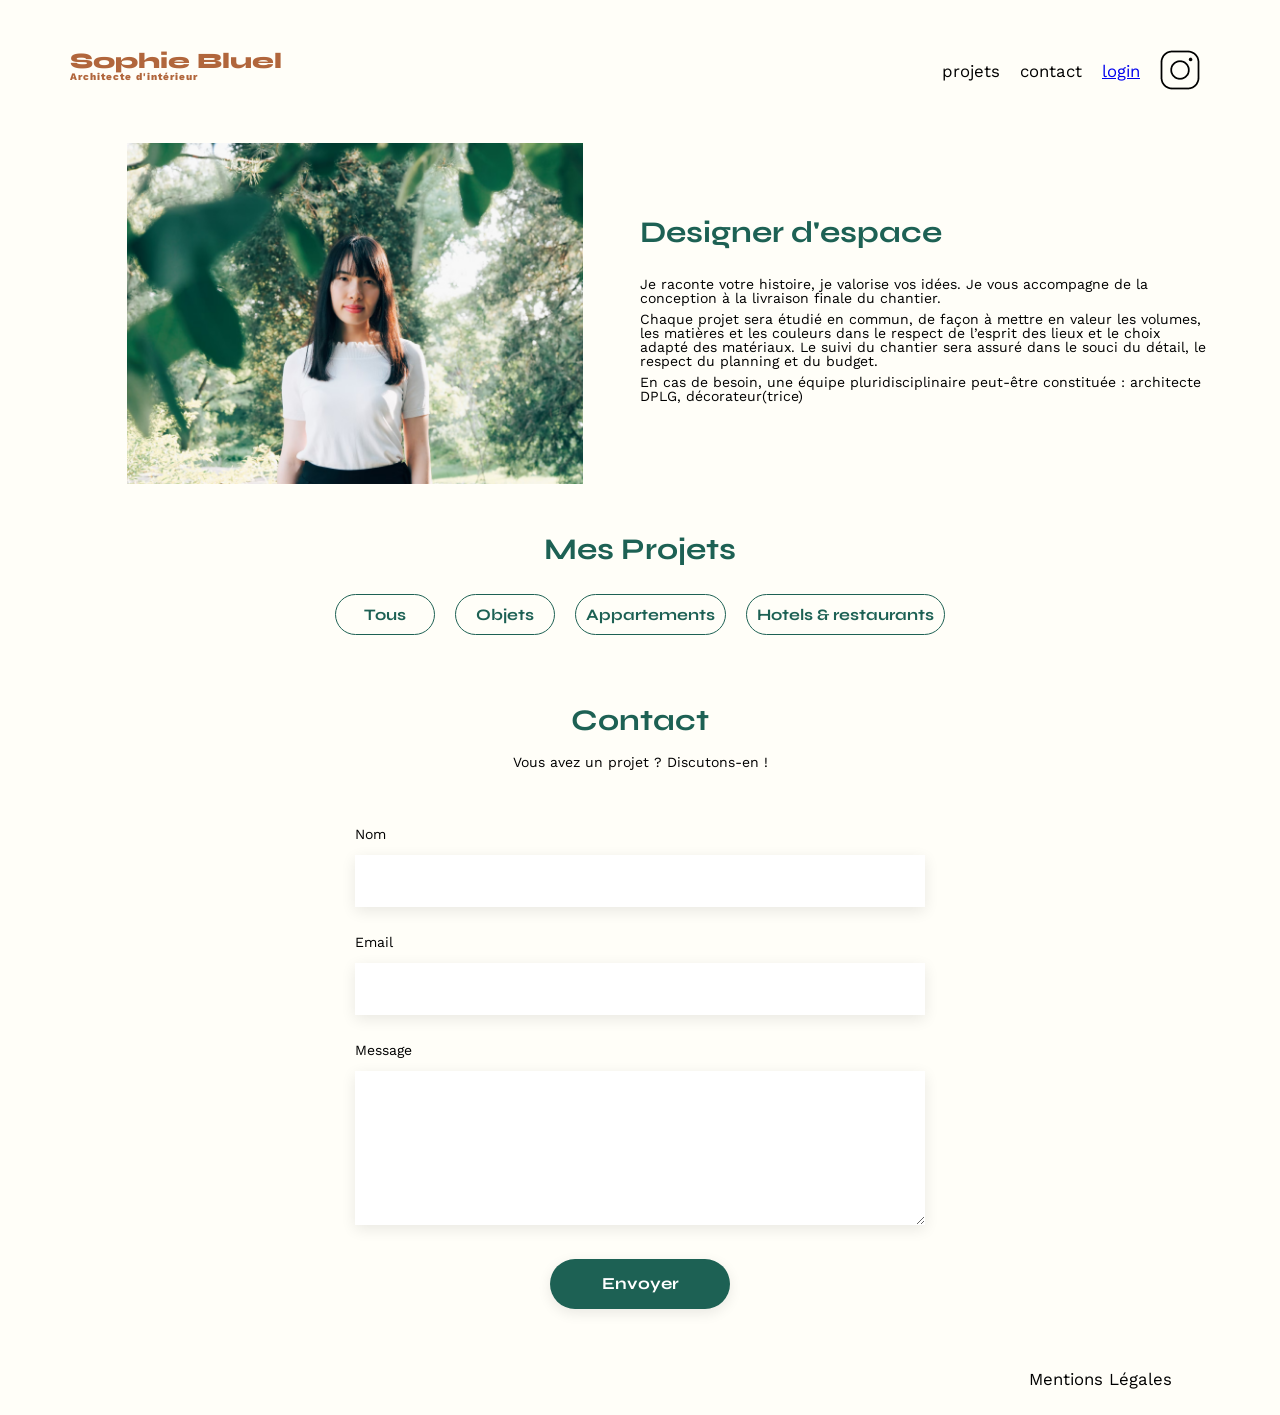
<file: FrontEnd/index.html>
<!DOCTYPE html>
<html lang="fr">
<head>
	<meta charset="UTF-8">
	<title>Sophie Bluel - Architecte d'intérieur</title>
	<meta name="viewport" content="width=device-width, initial-scale=1.0">
	<link rel="preconnect" href="https://fonts.googleapis.com">
	<link rel="preconnect" href="https://fonts.gstatic.com" crossorigin>
	<link href="https://fonts.googleapis.com/css2?family=Syne:wght@700;800&family=Work+Sans&display=swap" rel="stylesheet">
    <link rel="stylesheet" href="https://cdnjs.cloudflare.com/ajax/libs/font-awesome/6.2.1/css/all.min.css"
        integrity="sha512-MV7K8+y+gLIBoVD59lQIYicR65iaqukzvf/nwasF0nqhPay5w/9lJmVM2hMDcnK1OnMGCdVK+iQrJ7lzPJQd1w=="
        crossorigin="anonymous" referrerpolicy="no-referrer" />
	<meta name="description" content="">
	<link rel="stylesheet" href="./assets/style.css">
	<link rel="stylesheet" href="./assets/style2.css">
	<script src="./index.js" defer></script>
	<script src="./logout.js" defer></script>
</head>
<body>
	<div id="edit-mode-banner"><p><i class="fa-regular fa-pen-to-square"></i>Mode édition</p></div>
<header>
	<h1>Sophie Bluel <span>Architecte d'intérieur</span></h1>
	<nav>
		<ul>
			<li>projets</li>
			<li>contact</li>
			<li><a id="login-link" href="./login.html">login</a><a id="logout-link" href="javascript:logout()">logout</a></li>
			<li><img src="./assets/icons/instagram.png" alt="Instagram"></li>
		</ul>
	</nav>
</header>
<main>
	<section id="introduction">
		<figure>
			<img src="./assets/images/sophie-bluel.png" alt="">
		</figure>
		<article>
			<h2>Designer d'espace</h2>
			<p>Je raconte votre histoire, je valorise vos idées. Je vous accompagne de la conception à la livraison finale du chantier.</p>
			<p>Chaque projet sera étudié en commun, de façon à mettre en valeur les volumes, les matières et les couleurs dans le respect de l’esprit des lieux et le choix adapté des matériaux. Le suivi du chantier sera assuré dans le souci du détail, le respect du planning et du budget.</p>
			<p>En cas de besoin, une équipe pluridisciplinaire peut-être constituée : architecte DPLG, décorateur(trice)</p>
		</article>
	</section>
	<section id="portfolio">
		<h2>Mes Projets
		<button id="edit-mode-project-modify-button"><i class="fa-regular fa-pen-to-square"></i>Modifier</button></h2>
		<div class="filters-container">
			<button>Tous</button>
			<button>Objets</button>
			<button>Appartements</button>
			<button>Hotels & restaurants</button>
		</div>
		<div class="gallery">
		</div>
	</section>
	<section id="contact">
		<h2>Contact</h2>
		<p>Vous avez un projet ? Discutons-en !</p>
		<form action="#" method="post">
			<label for="name">Nom</label>
			<input type="text" name="name" id="name">
			<label for="email">Email</label>
			<input type="email" name="email" id="email">
			<label for="message">Message</label>
			<textarea name="message" id="message" cols="30" rows="10"></textarea>
			<input type="submit" value="Envoyer">
		</form>
	</section>
</main>

<footer>
	<nav>
		<ul>
			<li>Mentions Légales</li>
		</ul>
	</nav>
</footer>
	<div id="edit-mode-div">
		<div id="edit-gallery-panel">
			<div id="edit-gallery-page-1">
				<div class="edit-panel-nav-buttons-container">
					<button class="edit-panel-close-button edit-panel-button"><i class="fa-solid fa-xmark"></i></button>
				</div>
				<h2>Galerie photo</h2>
				<div id="photos-edit-panel"></div>
				<button id="add-photo-button" class="action-button">Ajouter une photo</button>
			</div>
			<div id="edit-gallery-page-2">
				<div class="edit-panel-nav-buttons-container">
					<button id="edit-panel-back-button" class="edit-panel-button"><i class="fa-solid fa-arrow-left"></i></button>
					<button class="edit-panel-close-button edit-panel-button"><i class="fa-solid fa-xmark"></i></button>
				</div>
				<h2>Ajout Photo</h2>
				<form id ="add-work-form" action="#" method="post">
					<div id="form-inputs-container">
						<label id="drop-zone">
						  <i class="fa-regular fa-image image-placeholder"></i>
					  <button type="button" id="add-image-file-button"><input type="file" id="file-input" name="image" accept=".png,.jpg,.jpeg" />+ Ajouter photo</button>
					  <p>jpg, png : 4mo max</p>
					  <ul id="preview" class="preview-list" aria-live="polite"></ul>
						</label>
					  	<p id="drop-error" class="error-message" aria-live="polite"></p>
        		    	<div>
						    <label for="titre">Titre</label>
						    <input type="text" name="title" id="titre">
        		    	</div>
        		    	<div>
						    <label for="categorie">Catégorie</label>
						    <select name="category" id="edit-select-categorie" form="add-work-form">
							</select>
        		    	</div>
					</div>
					<input type="submit" value="Valider">
				</form>
			</div>
		</div>
	</div>
</body>
</html>
</file>
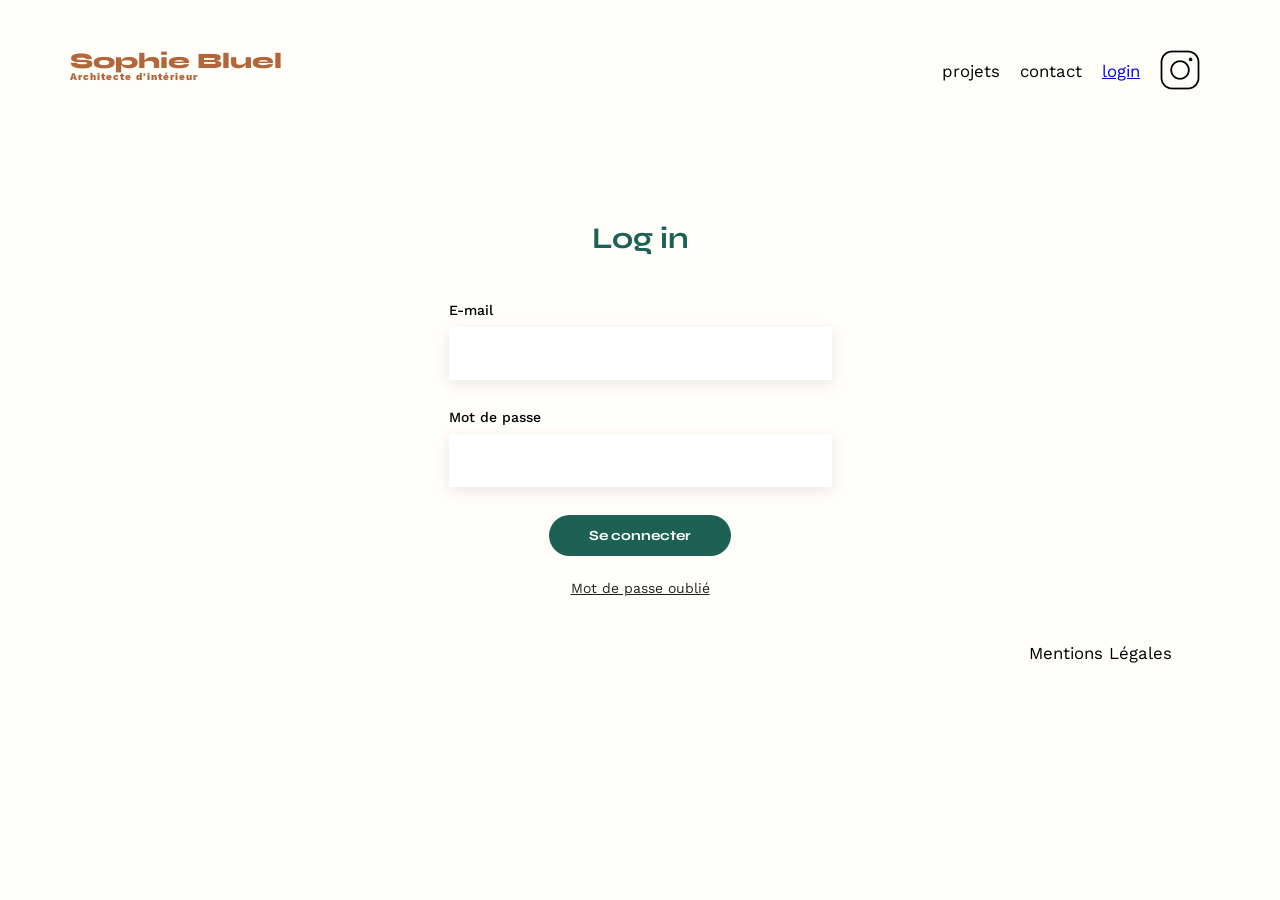
<file: FrontEnd/login.html>
<!DOCTYPE html>
<html lang="fr">
<head>
	<meta charset="UTF-8">
	<title>Sophie Bluel - Architecte d'intérieur</title>
	<meta name="viewport" content="width=device-width, initial-scale=1.0">
	<link rel="preconnect" href="https://fonts.googleapis.com">
	<link rel="preconnect" href="https://fonts.gstatic.com" crossorigin>
	<link href="https://fonts.googleapis.com/css2?family=Syne:wght@700;800&family=Work+Sans&display=swap" rel="stylesheet">
	<meta name="description" content="">
	<link rel="stylesheet" href="./assets/style.css">
	<link rel="stylesheet" href="./assets/style2.css">
	<script src="./login.js" defer></script>
	<script src="./logout.js" defer></script>
</head>
<body>
<header>
	<h1>Sophie Bluel <span>Architecte d'intérieur</span></h1>
	<nav>
		<ul>
			<li>projets</li>
			<li>contact</li>
			<li><a href="./login.html">login</a></li>
			<li><img src="./assets/icons/instagram.png" alt="Instagram"></li>
		</ul>
	</nav>
</header>
<main>
	<section id="connexion">
		<h2>Log in</h2>
		<p class="login-error-message">Paire identifiant/mot de passe incorrecte</p>
		<form id ="login-form" action="#" method="post">
            <div>
			    <label for="email">E-mail</label>
			    <input type="email" name="email" id="email">
            </div>
            <div>
			    <label for="password">Mot de passe</label>
			    <input type="text" name="password" id="password">
            </div>
			<input type="submit" value="Se connecter">
		</form>
        <a href="#">Mot de passe oublié</a>
	</section>
</main>

<footer>
	<nav>
		<ul>
			<li>Mentions Légales</li>
		</ul>
	</nav>
</footer>
</body>
</html>
</file>
<file: FrontEnd/assets/style.css>
/* http://meyerweb.com/eric/tools/css/reset/
   v2.0 | 20110126
   License: none (public domain)
*/

html, body, div, span, applet, object, iframe,
h1, h2, h3, h4, h5, h6, p, blockquote, pre,
a, abbr, acronym, address, big, cite, code,
del, dfn, em, img, ins, kbd, q, s, samp,
small, strike, strong, sub, sup, tt, var,
b, u, i, center,
dl, dt, dd, ol, ul, li,
fieldset, form, label, legend,
table, caption, tbody, tfoot, thead, tr, th, td,
article, aside, canvas, details, embed,
figure, figcaption, footer, header, hgroup,
menu, nav, output, ruby, section, summary,
time, mark, audio, video {
	margin: 0;
	padding: 0;
	border: 0;
	font-size: 100%;
	font: inherit;
	vertical-align: baseline;
}
/* HTML5 display-role reset for older browsers */
article, aside, details, figcaption, figure,
footer, header, hgroup, menu, nav, section {
	display: block;
}
body {
	line-height: 1;
}
ol, ul {
	list-style: none;
}
blockquote, q {
	quotes: none;
}
blockquote:before, blockquote:after,
q:before, q:after {
	content: '';
	content: none;
}
table {
	border-collapse: collapse;
	border-spacing: 0;
}
/** end reset css**/
body {
	max-width: 1140px;
	margin:auto;
	font-family: 'Work Sans' ;
	font-size: 14px;
background: rgba(255, 254, 248, 1);
}
header {
	display: flex;
	justify-content: space-between;
	margin: 50px 0
}
section {
	margin: 50px 0
}

h1{
	display: flex;
	flex-direction: column;
	font-family: 'Syne';
	font-size: 22px;
	font-weight: 800;
	color: #B1663C
}

h1 > span {
	font-family: 'Work Sans';
	font-size:10px;
	letter-spacing: 0.1em;
;
}

h2{
	font-family: 'Syne';
	font-weight: 700;
	font-size: 30px;
	color: #1D6154
}
nav ul {
	display: flex;
	align-items: center;
	list-style-type: none;

}
nav li {
	padding: 0 10px;
	font-size: 1.2em;
}

li:hover {
	color: #B1663C;
}
#introduction {
	display: flex;
	align-items: center;
}
#introduction figure {
	flex: 1
}
#introduction img {
	display: block;
	margin: auto;
	width: 80%;
}

#introduction article {
	flex: 1
}
#introduction h2 {
	margin-bottom: 1em;
}

#introduction p {
	margin-bottom: 0.5em;
}
#portfolio h2 {
	text-align: center;
	margin-bottom: 1em;
}
.gallery {
	width: 100%;
	display: grid;
	grid-template-columns: 1fr 1fr 1fr;
	grid-column-gap: 20px;
	grid-row-gap: 20px;
}

.gallery img {
	width: 100%;

}
#contact {
	width: 50%;
margin: auto;
}
#contact > * {
	text-align: center;

}
#contact h2{
	margin-bottom: 20px;
}
#contact form {
	text-align: left;
	margin-top:30px;
	display: flex;
	flex-direction: column;
}

#contact input {
	height: 50px;
	font-size: 1.2em;
	border: none;
	box-shadow: 0px 4px 14px rgba(0, 0, 0, 0.09);
}
#contact label {
	margin: 2em 0 1em 0;
}
#contact textarea {
	border: none;
	box-shadow: 0px 4px 14px rgba(0, 0, 0, 0.09);
}

input[type="submit"]{
	font-family: 'Syne';
	font-weight: 700;
	color: white;
	background-color: #1D6154;
	margin : 2em auto ;
	width: 180px;
	text-align: center;
	border-radius: 60px ;
}

footer nav ul {
	display: flex;
	justify-content: flex-end;
	margin: 2em
}
</file>
<file: FrontEnd/assets/style2.css>
.filters-container{
    display: flex;
    justify-content: center;
    margin: 20px;
    gap:20px;
}
.filters-container button{
    border-radius: 60px;
    border: 1px solid rgba(29, 97, 84, 1);
    padding:10px;
    min-width: 100px;
    color:rgba(29, 97, 84, 1);
    background-color: rgba(255, 254, 248, 1);;
    font-size: 16px;
    font-weight: 700;
    font-family: 'Syne';
}
.filters-container button:hover{
    background-color: rgba(29, 97, 84, 1);
    color: white;
}
#connexion{
    display: flex;
    flex-direction: column;
    align-items: center;
    gap:20px;
    margin-top: 130px;
}
#connexion label {
    display: block;
    font-weight: 500;
    padding-top: 20px;
}
#connexion div input{
    width: 379px;
    height: 51px;
box-shadow: 0px 4px 14px 0px rgba(0, 0, 0, 0.09);
border: none;
}
#connexion form > input{
    border: none;
    padding: 12px 40px;
    width: auto;
    margin-bottom: 5px;
    font-size: 14px;
}
#connexion form{
    display: flex;
    flex-direction: column;
}

/* #connexion > *{
    display: block;
    margin: auto;
    margin-top: 20px;
}*/
#connexion div *{
    margin-top: 10px;
} 
#connexion a{
    color: #222222;
}
.login-error-message{
    display: none;
    font-size: 30px;
    font-weight: 700;
}
.display-important{
    display: block !important;
}
.display-none-important{
    display: none !important;
}
.display-inline-important{
    display: inline !important;
}
.display-flex-important{
    display: flex !important;
}
#edit-mode-banner{
    background-color: black;
    width: 100%;
    color: white;
    text-align: center;
    padding: 20px;
    font-size: 16px;
    display: none;
}
#logout-link{
    display: none;
}
#edit-mode-project-modify-button{
    display: none;
    background-color: transparent;
    border: none;
}

.action-button{
    border: none;
    padding: 12px 40px;
    width: auto;
    margin-bottom: 5px;
    font-size: 14px;
	font-family: 'Syne';
	font-weight: 700;
	color: white;
	background-color: #1D6154;
	margin : 2em auto ;
	text-align: center;
	border-radius: 60px ;
}
#edit-mode-div{
    position: fixed;
    top: 0;
    left: 0;
    width: 100%;
    height: 100%;
    background-color: #22222299;
    display: flex;
    justify-content: center;
    align-items: center;
    display: none;
}
#edit-gallery-panel{
    width: 630px;
    background-color: white;
}
#edit-gallery-page-1{
    display: flex;
    flex-direction: column;
    align-items: center;
}
#edit-gallery-page-2{
    display: none;
    flex-direction: column;
    align-items: center;
}
#edit-mode-div h2{
    font-family: Work-Sans;
    font-size: 26px;
    font-weight: 400;
    color: black;
}
.edit-panel-close-button{
    float: right;
}
.edit-panel-nav-buttons-container{
    width: 100%;
}
.edit-panel-button{
    margin:20px;
    border: none;
    background-color: white;
}
#photos-edit-panel{
    display: flex;
    flex-wrap: wrap;
    gap:15px;
    padding: 50px 0;
    margin: 0 50px;
    justify-content: flex-start;
    border-bottom: 1px solid #B3B3B3;
}
#edit-mode-div img{
    width: 100%;
    height: 120px;
}
#edit-mode-div figure{
    position: relative;
    width: 17%;
}
#edit-mode-div figure button{
    position: absolute;
    top:5px;
    right:5px;
    background-color: black;
    color: white;
    border-radius: 5px;
    border: none;
    padding: 5px;
}
#edit-gallery-page-2 label {
    display: block;
    font-weight: 500;
    padding-top: 20px;
    margin-bottom: 10px;
}
#edit-gallery-page-2 div input{
    width: 379px;
    height: 51px;
box-shadow: 0px 4px 14px 0px rgba(0, 0, 0, 0.09);
border: none;
}
#edit-gallery-page-2 div select{
    width: 379px;
    height: 51px;
box-shadow: 0px 4px 14px 0px rgba(0, 0, 0, 0.09);
border: none;
}
#edit-gallery-page-2 form > input{
    border: none;
    padding: 12px 40px;
    width: auto;
    font-size: 14px;
}
#edit-gallery-page-2 form{
    display: flex;
    flex-direction: column;
}
#edit-gallery-page-2 #drop-zone {
  display: flex;
  align-items: center;
  justify-content: center;
  max-width: 100%;
  padding: 0;
  border-radius: 3px;
  color: slategray;
  cursor: pointer;
  background-color: #E8F1F6;
  flex-direction: column;
  gap:10px;

}
#drop-zone i{
    font-size: 60px;
    display: block;
    margin: auto;
    margin-top: 20px;
    justify-self: center;
    color:#B9C5CC;
}
#file-input{
    display: none;
}
#drop-zone button{
    background-color :#CBD6DC;
    border: none;
    border-radius: 50px;
    padding: 12px 44px;
    color:#306685;
    font-size: 14px;
    font-weight: 500;
}
#form-inputs-container{
    padding: 40px 0;
    border-bottom: 1px solid #B3B3B3;
}
/* Preview and error styles for upload */
#preview{
    list-style: none;
    padding: 0;
    margin: 0;
    display: flex;
    gap: 10px;
    align-items: center;
}
#preview li img{
    max-width: 120px;
    max-height: 120px;
    object-fit: cover;
    border-radius: 4px;
    display: block;
}
.error-message{
    color: #c0392b;
    font-size: 20px;
    text-align: center;
}
#drop-zone img{
    width: fit-content;
    height: 200px;
}
</file>
